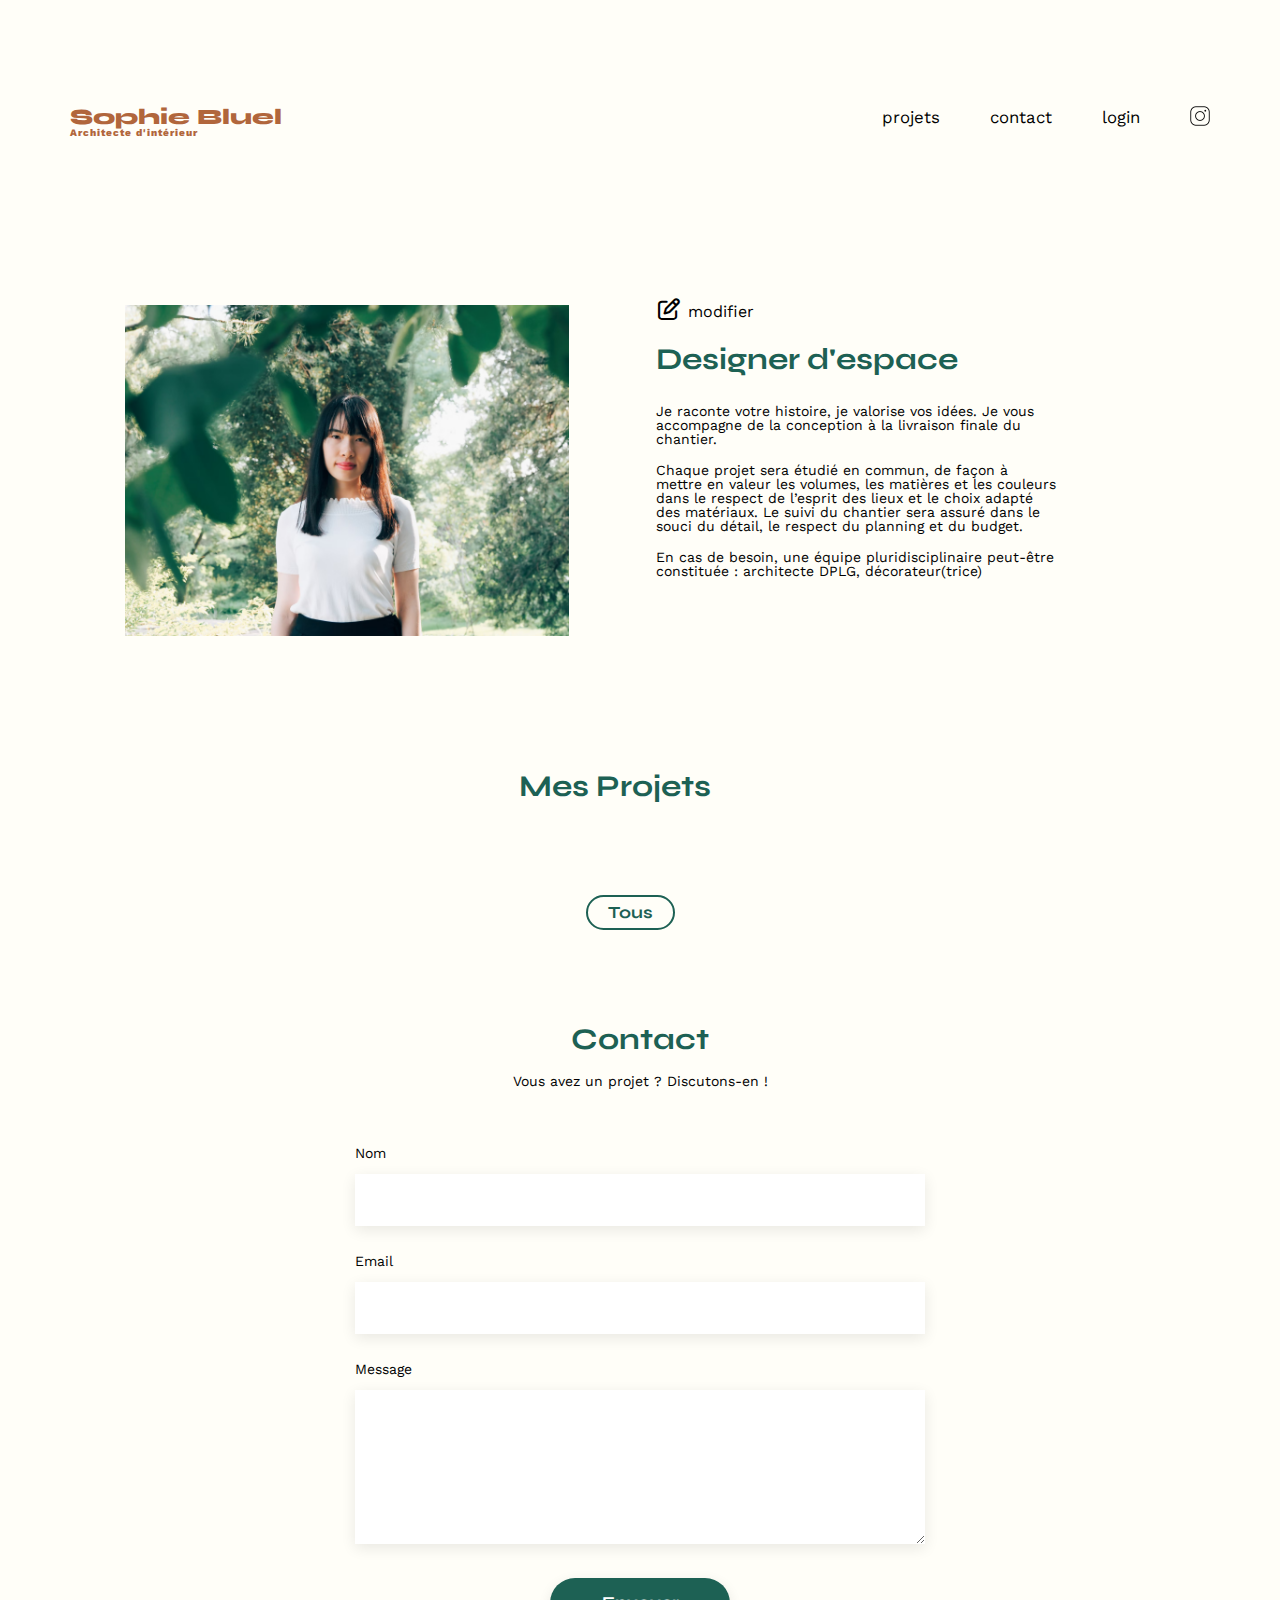
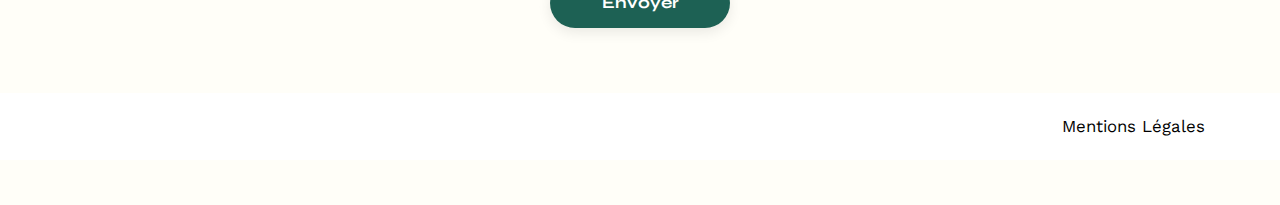
<file: FrontEnd/index.html>
<!DOCTYPE html>
<html lang="fr">
<head>
	<meta charset="UTF-8">
	<title>Sophie Bluel - Architecte d'intérieur</title>
	<meta name="viewport" content="width=device-width, initial-scale=1.0">
	<link rel="preconnect" href="https://fonts.googleapis.com">
	<link rel="preconnect" href="https://fonts.gstatic.com" crossorigin>
	<link href="https://fonts.googleapis.com/css2?family=Syne:wght@700;800&family=Work+Sans&display=swap" rel="stylesheet">
	<link rel="stylesheet" href="https://cdnjs.cloudflare.com/ajax/libs/font-awesome/6.0.0-beta3/css/all.min.css" >
	<meta name="description" content="">
	<link rel="stylesheet" href="./assets/style.css">
    </head>
    <body>
    <header>
    </header>
<main>
	<div id="introduction">
	</div>
	<div id="portfolio">
		<div class="items">
		</div>
		<div id="gallery-container">
		</div>
	</div>
	<div id="contact">
	</div>
</main>
<script src="./js/script.js"></script>
</body>
</html>
</file>
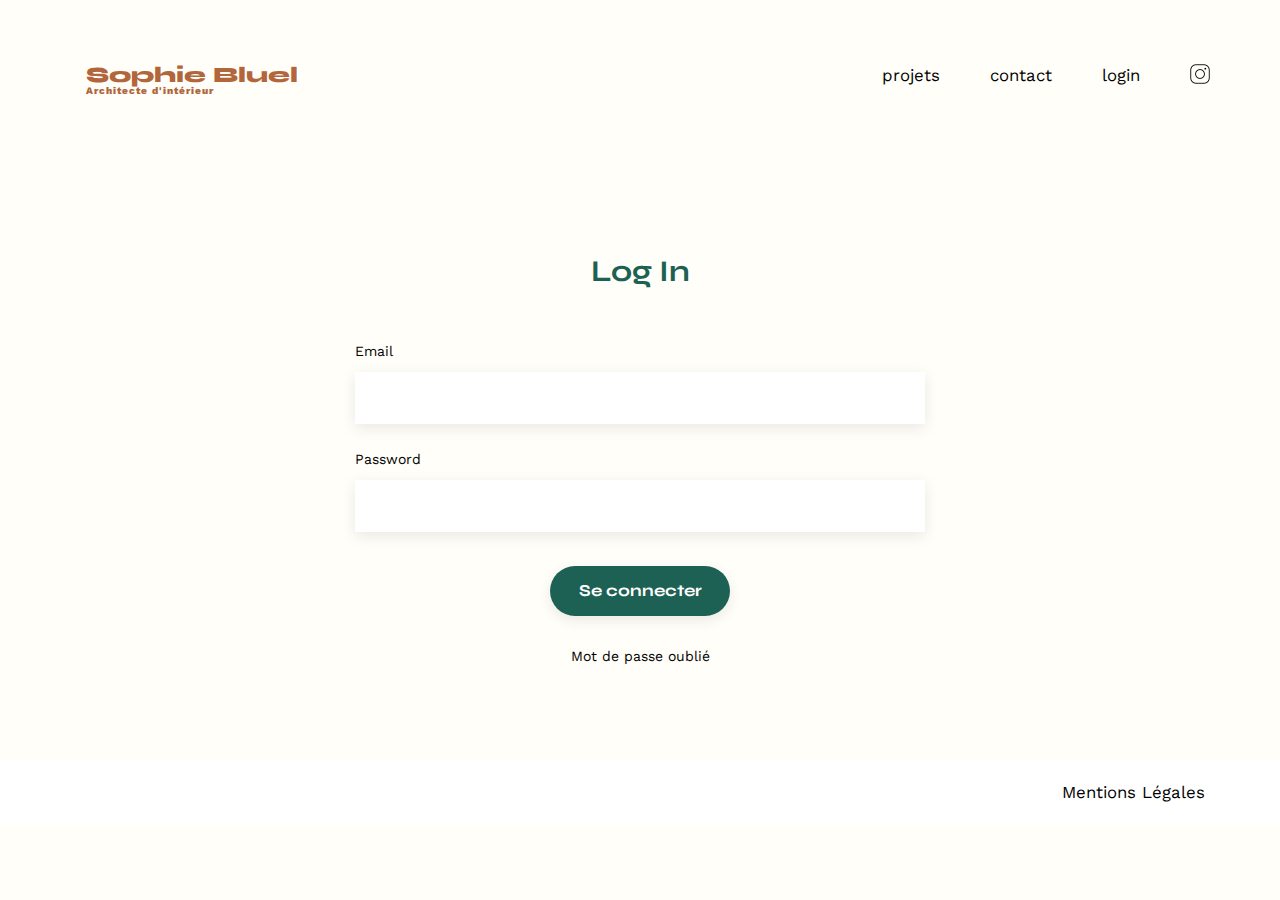
<file: FrontEnd/login.html>
<!DOCTYPE html>
<html lang="fr">
<head>
    <meta charset="UTF-8">
    <meta name="viewport" content="width=device-width, initial-scale=1.0">
    <link rel="preconnect" href="https://fonts.googleapis.com">
	<link rel="preconnect" href="https://fonts.gstatic.com" crossorigin>
	<link href="https://fonts.googleapis.com/css2?family=Syne:wght@700;800&family=Work+Sans&display=swap" rel="stylesheet">
	<meta name="description" content="">
	<link rel="stylesheet" href="./assets/style.css">
    <title>login</title>
</head>
<body id="loginpage">
<header>
</header> 
    <script src="./js/login.js"></script>  
</body>
</html>
</file>
<file: FrontEnd/assets/style.css>
/* http://meyerweb.com/eric/tools/css/reset/
   v2.0 | 20110126
   License: none (public domain)
*/

html,
body,
div,
span,
applet,
object,
iframe,
h1,
h2,
h4,
h5,
h6,
p,
blockquote,
pre,
a,
abbr,
acronym,
address,
big,
cite,
code,
del,
dfn,
em,
ins,
kbd,
q,
s,
samp,
small,
strike,
strong,
sub,
sup,
tt,
var,
b,
u,
center,
dl,
dt,
dd,
ol,
ul,
li,
fieldset,
form,
label,
legend,
table,
caption,
tbody,
tfoot,
thead,
tr,
th,
td,
article,
aside,
canvas,
details,
embed,
figure,
figcaption,
footer,
header,
hgroup,
menu,
nav,
output,
ruby,
section,
summary,
time,
mark,
audio,
video {
  margin: 0;
  padding: 0;
  border: 0;
  font-size: 100%;
  font: inherit;
  vertical-align: baseline;
}
/* HTML5 display-role reset for older browsers */
article,
aside,
details,
figcaption,
figure,
footer,
header,
hgroup,
menu,
nav,
section {
  display: block;
}

html {
  background: #fffef8;
}

body {
  line-height: 1;
}
ol,
ul {
  list-style: none;
}
blockquote,
q {
  quotes: none;
}
blockquote:before,
blockquote:after,
q:before,
q:after {
  content: "";
  content: none;
}
table {
  border-collapse: collapse;
  border-spacing: 0;
}
/** end reset css**/
body {
  max-width: 1140px;
  margin: auto;
  font-family: "Work Sans";
  font-size: 14px;
}

header {
  display: flex;
  justify-content: space-between;
  margin-top: -9rem;
  margin-bottom: 10rem;
}
section {
  margin: 10px 0;
}

h1 {
  display: flex;
  flex-direction: column;
  font-family: "Syne";
  font-size: 22px;
  font-weight: 800;
  color: #b1663c;
  cursor: pointer;
}

h1 > span {
  font-family: "Work Sans";
  font-size: 10px;
  letter-spacing: 0.1em;
  cursor: pointer;
}

h2 {
  font-family: "Syne";
  font-weight: 700;
  font-size: 30px;
  color: #1d6154;
}

nav ul {
  display: flex;
  align-items: center;
  list-style-type: none;
}
nav li {
  padding: 0 0px;
  font-size: 1.2em;
  margin-left: 50px;
  cursor: pointer;
}

li:hover {
  color: #b1663c;
}
/* Création de la barre noire et de l'icone */
.blackBar-style {
  background-color: black;
  height: 70px;
  width: 100%;
  position: fixed;
  display: flex;
  justify-content: center;
  align-items: center;
  font-family: "Work Sans";
  z-index: 999;
}

.bubble-style {
  border-radius: 50px;
  background-color: white;
  padding: 12px;
  width: 220px;
  display: inline-block;
  text-align: center;
  font-weight: 600;
}
.text1-style {
  color: #ffffff;
  margin-right: 25px;
}

.transparent-bg1 {
  background-color: transparent;
}
.icon-style {
  color: #ffffff;
  margin-right: 15px;
  font-size: 22px;
}

#introduction {
  display: flex;
  align-items: center;
}
.icon2-style,
.text2-style {
  bottom: 10px;
  margin-left: 2px;
  color: black;
  font-size: 22px;
  margin-bottom: 1.5rem;
}
.text2-style {
  font-size: 16px;
  margin-left: 0.5rem;
  cursor: pointer;
}

#introduction figure {
  flex: 1;
}
#introduction img {
  display: block;
  margin: auto;
  width: 80%;
}

#introduction article {
  flex: 1;
  margin-bottom: 3rem;
  margin-left: 2rem;
}

#introduction article p {
  width: 400px;
  padding-bottom: 10px;
}

#introduction h2 {
  margin-bottom: 1em;
}

#introduction p {
  margin-bottom: 0.5em;
}

.text3-style {
  color: black;
  text-transform: lowercase;
  cursor: pointer;
  font-size: 16px;
}

.icon3-style {
  color: black;
  margin-right: 10px;
  margin-left: 60px;
  margin-top: 15px;
  font-size: 22px;
}

#portfolio {
  margin-top: 8rem;
}

#portfolio h2 {
  margin-bottom: 6rem;
}

#portfolio i {
  color: black;
  margin-bottom: 6rem;
}

#portfolio span {
  margin-bottom: 6rem;
}

.button2-style {
  background-color: transparent;
  border: none;
  cursor: pointer;
  margin-right: 10px;
  margin-left: 40px;
  padding: 0;
  font-size: 22px;
}
.button2-style i {
  color: #1d6154;
}

.button-style {
  color: black;
  font-size: 14px;
  margin-left: 10px;
  text-transform: lowercase;
  cursor: pointer;
  font-size: 16px;
}

.items {
  padding: 7px 25px;
  font-size: 17px;
  font-weight: 700;
  font-family: "Syne";
  color: #1d6154;
  text-align: center;
  margin-bottom: 3rem;
}

.items span {
  margin-right: 20px;
  border: 2px solid #1d6154;
  border-radius: 50px;
  padding: 5px 20px;
  cursor: pointer;
  transition: all 0.3s ease;
}

.items span:hover {
  color: #fff;
  background-color: #1d6154;
}

.items .active {
  color: #fff;
  background-color: #1d6154;
}

.gallery {
  width: 100%;
  display: grid;
  grid-template-columns: 1fr 1fr 1fr;
  grid-column-gap: 20px;
  grid-row-gap: 20px;
}

.gallery img {
  width: 100%;
  z-index: 1;
}
#contact {
  width: 50%;
  margin: auto;
  margin-top: 3rem;
}
#contact > * {
  text-align: center;
}
#contact h2 {
  margin-bottom: 20px;
}
#contact form {
  text-align: left;
  margin-top: 30px;
  display: flex;
  flex-direction: column;
}

#contact input {
  height: 50px;
  font-size: 1.2em;
  border: none;
  box-shadow: 0px 4px 14px rgba(0, 0, 0, 0.09);
}
#contact label {
  margin: 2em 0 1em 0;
}
#contact textarea {
  border: none;
  box-shadow: 0px 4px 14px rgba(0, 0, 0, 0.09);
}

input[type="submit"] {
  font-family: "Syne";
  font-weight: 700;
  color: white;
  background-color: #1d6154;
  margin: 2em auto;
  width: 180px;
  text-align: center;
  border-radius: 60px;
}
footer {
  background-color: white;
  padding: 25px;
  position: absolute;
  left: 0;
  right: 0;
  margin-top: 2rem;
}

footer nav {
  display: flex;
  justify-content: flex-end;
}

/* Définir les styles pour les éléments de la liste */
footer nav ul {
  list-style: none;
  margin: 0;
  padding: 0;
}


/* LOGIN */
#loginpage {
  background: #fffef8;
}

#loginpage header {
  display: flex;
  justify-content: space-between;
  margin-top: -3rem;
  margin-left: 1rem;
}

#loginpage li:hover {
  color: #b1663c;
}

#loginpage footer {
  margin-top: 6rem;
}

.transparent-bg {
  background-color: transparent;
}

.modal,
.modal2 {
  position: absolute;
  z-index: 1;
  top: -50rem;
  left: 0;
  width: 100%;
  height: 658vh;
  background-color: rgba(0, 0, 0, 0.3);
  display: flex;
  align-items: center;
  justify-content: center;
}


.modal__wrapper {
  position: relative;
  z-index: 0;
  width: 630px;
  top: 100rem;
  left: 25rem;
  max-width: calc(100vw - 20px);
  max-height: 800px;
  background-color: white;
  padding: 20px;
  font-family: "Work Sans";
  border-radius: 20px;
}

@media (max-width: 1300px)  {
  .modal__wrapper {
    left: 18rem;
  }
}
.modal__wrapper2 {
  position: relative;
  width: 670px;
  top: 100rem;
  left: 25rem;
  max-width: calc(100vw - 20px);
  max-height: 900px;
  background-color: white;
  padding: 20px;
  font-family: "Work Sans";
  border-radius: 20px;
}
@media (max-width: 1300px)  {
  .modal__wrapper2 {
    left: 18rem;
  }
}

.modal__wrapper span {
  margin-bottom: 32px;
}

.black-bar {
  background-color: black;
  height: 1px;
  width: 70%;
  margin-top: 3rem;
  margin-left: 5.5rem;
}
.black-bar2 {
  background-color: black;
  height: 1px;
  width: 76%;
  margin-top: 4rem;
  margin-left: 5rem;
}

#title_modal {
  font-size: 26px;
  text-align: center;
  top: 1px;
  margin: 40px 0px 60px 0px;
}
.gallery__modal {
  display: flex;
  flex-direction: row;
  flex-wrap: wrap;
  gap: 10px;
  margin: 30px 40px 30px 90px;
}
.gallery__modal img {
  width: 80px;
  height: 104px;
  cursor: pointer;
}
.gallery__modal figcaption {
  margin-top: 5px;
}
.gallery__modal figure {
  display: flex;
  flex-direction: column;
}
.fa-xmark {
  position: absolute;
  top: 30px;
  right: 40px;
  font-size: 18px;
  align-self: flex-start;
  cursor: pointer;
}

.image-container {
  position: relative;
}
.delete-icon {
  position: absolute;
  top: 5px;
  right: 5px;
  z-index: 2;
  color: white;
  background-color: black;
  width: 20px;
  height: 20px;
  display: flex;
  align-items: center;
  justify-content: center;
  font-size: 12px;
  cursor: pointer;
}

.centered-element {
  display: flex;
  justify-content: center;
  align-items: center;
  margin-top: 35px;
  margin-bottom: 40px;
  flex-direction: column;
}

.modal1button {
  font-family: "Syne";
  font-weight: 700;
  font-size: 14px;
  color: white;
  background-color: #1d6154;
  margin-top: 1rem;
  margin-bottom: 2rem;
  width: 260px;
  padding: 12px;
  text-align: center;
  border-radius: 60px;
  cursor: pointer;
}
.gallerydelete {
  color: red;
  font-size: 15px;
  cursor: pointer;
}
.arrows-icon {
  position: absolute;
  top: 5px;
  right: 30px;
  z-index: 2;
  color: white;
  background-color: black;
  width: 20px;
  height: 20px;
  display: flex;
  align-items: center;
  justify-content: center;
  font-size: 12px;
  cursor: pointer;
}

#title_modal2 {
  display: flex;
  justify-content: center;
  align-items: center;
  font-size: 26px;
}

.custom-button {
  font-family: "Syne";
  font-weight: 700;
  font-size: 16px;
  color: white;
  background-color: #a7a7a7;
  margin-top: 3rem;
  margin-left: 12.5rem;
  margin-bottom: 3rem;
  width: 270px;
  padding: 10px;
  text-align: center;
  border: 2px solid #a7a7a7;
  border-radius: 60px;
  cursor: pointer;
}
.custom-button.filled {
  background-color: #1d6154;
  color: white;
}
.fa-solid.fa-image {
  font-size: 68px;
}

.input-container {
  display: flex;
  flex-direction: column;
  align-items: center;
  margin-top: 3rem;
}

.input-container label {
  display: flex;
  flex-direction: column;
  align-items: center;
  background-color: #e8f1f6;
  padding: 38px;
  width: 450px;
}

.input-container label button {
  margin-top: 15px;
  font-family: "Syne";
  font-weight: 200;
  font-size: 15px;
  color: #306685;
  background-color: #cbd6dc;
  margin: 1em auto;
  width: 220px;
  padding: 15px;
  text-align: center;
  border-radius: 60px;
  border: 2px solid #cbd6dc;
  cursor: pointer;
}

.custom-placeholder {
  text-align: left;
  padding-left: 1rem;
  font-size: 16px;
  margin-left: 4.6rem;
  font-size: 16px;
  font-family: "Work Sans";
  width: 31.5rem;
  height: 4rem;
  border: 0px solid #cbd6dc;
  box-shadow: 2px 2px 4px rgba(0, 0, 0, 0.2);
}

.custom-input-title,
.above-category-select-text {
  margin-left: 5rem;
  margin-top: 2rem;
  margin-bottom: 10px;
  font-size: 16px;
  font-weight: 600;
}

.custom-selection {
  text-align: left;
  padding-left: 1rem;
  margin-left: 4.7rem;
  font-size: 16px;
  font-family: "Work Sans";
  width: 32.5rem;
  height: 4rem;
  background-color: white;
  border: 0px solid #cbd6dc;
  box-shadow: 2px 2px 4px rgba(0, 0, 0, 0.2);
}

#arrow-icon {
  font-size: 20px;
  margin-top: 0.5rem;
  margin-left: 1rem;
}

.image-label {
  position: relative;
}

.image-preview {
  position: absolute;
  top: 9.3rem;
  width: 220px;
  max-height: 238.5px;
}

.image-label button,
.image-label p {
  display: none;
}
/* *{
	 box-shadow: 0 0 0 3px red 
	 inset;
 }    */
</file>
